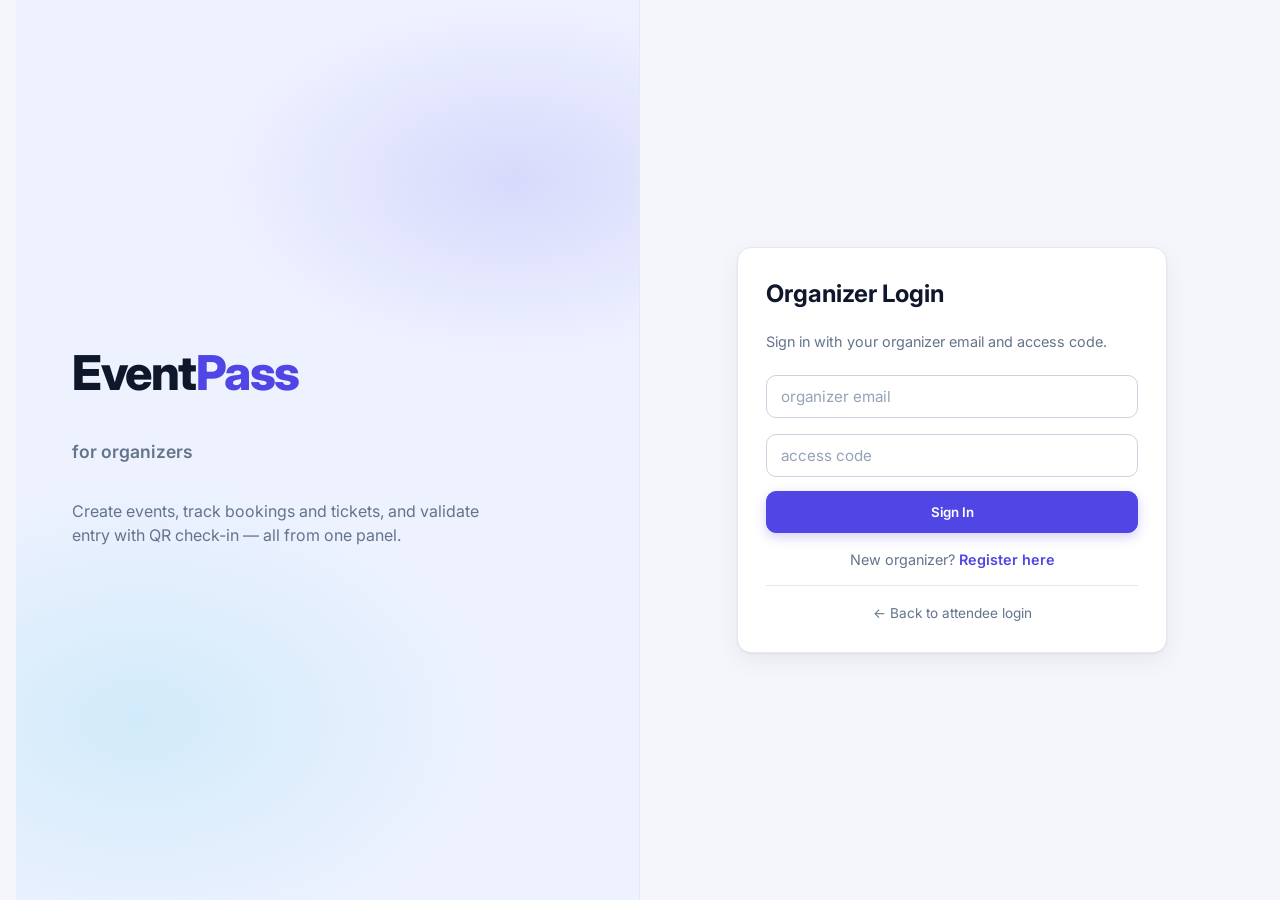
<file: rapidrail/src/main/resources/static/admin.html>
<!DOCTYPE html>
<html lang="en">
<head>
    <meta charset="UTF-8">
    <meta http-equiv="refresh" content="0; url=organizer.html">
    <title>EventPass - Organizer Panel</title>
</head>
<body>
    <p>Redirecting to the <a href="organizer.html">organizer panel</a>...</p>
    <script>window.location.href = "organizer.html";</script>
</body>
</html>
</file>
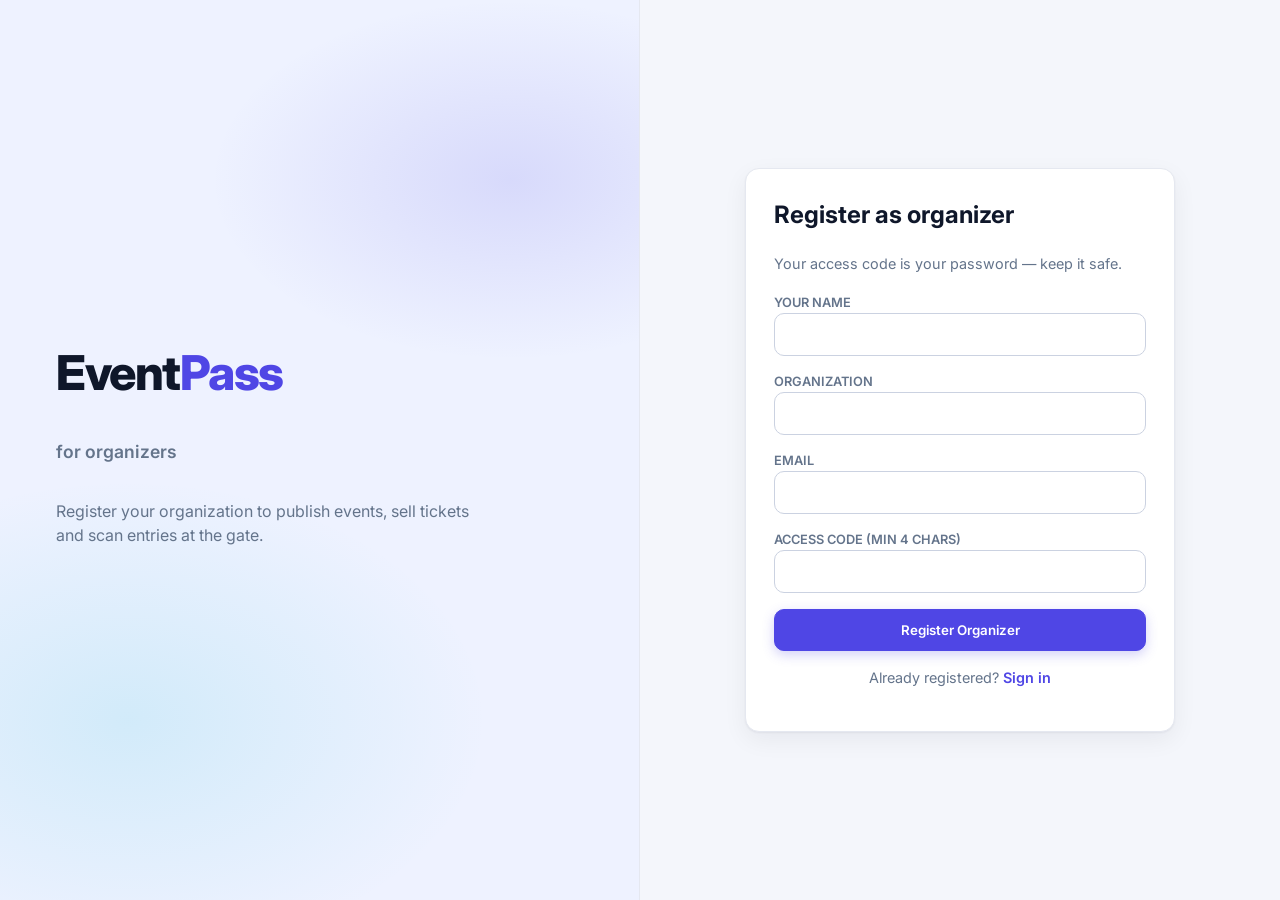
<file: rapidrail/src/main/resources/static/organizer-register.html>
<!DOCTYPE html>
<html lang="en">
<head>
    <meta charset="UTF-8">
    <meta name="viewport" content="width=device-width, initial-scale=1.0">
    <title>EventPass - Organizer Registration</title>
    <link href="https://fonts.googleapis.com/css2?family=Inter:wght@400;500;600;700;800&family=Playfair+Display:ital,wght@0,700;1,700&display=swap" rel="stylesheet">
    <link rel="stylesheet" href="css/style.css">
</head>
<body>
    <div class="auth-wrap">
        <div class="auth-hero">
            <h1>Event<em>Pass</em></h1>
            <p style="font-size:1.1rem;font-weight:600;">for organizers</p>
            <p>Register your organization to publish events, sell tickets and scan entries at the gate.</p>
        </div>
        <div class="auth-form">
            <div class="card">
                <h2 style="margin-top:0;">Register as organizer</h2>
                <p class="text-muted" style="font-size:0.9rem;">Your access code is your password — keep it safe.</p>
                <form id="orgRegisterForm">
                    <div style="margin-bottom:12px;">
                        <label class="text-muted" style="font-size:0.8rem;font-weight:600;">YOUR NAME</label>
                        <input id="newName" class="form-control" required autocomplete="name">
                    </div>
                    <div style="margin-bottom:12px;">
                        <label class="text-muted" style="font-size:0.8rem;font-weight:600;">ORGANIZATION</label>
                        <input id="newOrg" class="form-control" required autocomplete="organization">
                    </div>
                    <div style="margin-bottom:12px;">
                        <label class="text-muted" style="font-size:0.8rem;font-weight:600;">EMAIL</label>
                        <input id="newEmail" type="email" class="form-control" required autocomplete="email">
                    </div>
                    <div style="margin-bottom:16px;">
                        <label class="text-muted" style="font-size:0.8rem;font-weight:600;">ACCESS CODE (MIN 4 CHARS)</label>
                        <input id="newCode" type="password" class="form-control" required minlength="4" autocomplete="new-password">
                    </div>
                    <button type="submit" class="btn-primary-custom" style="width:100%;">Register Organizer</button>
                </form>
                <p id="regError" style="color:var(--danger);display:none;margin-top:10px;"></p>
                <p style="text-align:center;margin-top:16px;color:var(--muted);font-size:0.9rem;">
                    Already registered? <a href="organizer.html" style="color:var(--accent);font-weight:600;text-decoration:none;">Sign in</a>
                </p>
            </div>
        </div>
    </div>

    <script src="js/common.js"></script>
    <script>
        if (localStorage.getItem("organizerId") && localStorage.getItem("organizerCode")) {
            window.location.href = "organizer.html";
        }
        document.getElementById("orgRegisterForm").addEventListener("submit", async (e) => {
            e.preventDefault();
            const err = document.getElementById("regError");
            err.style.display = "none";
            const body = {
                name: document.getElementById("newName").value.trim(),
                organizationName: document.getElementById("newOrg").value.trim(),
                email: document.getElementById("newEmail").value.trim(),
                accessCode: document.getElementById("newCode").value
            };
            try {
                const res = await fetch(`${API}/organizers`, {
                    method: "POST",
                    headers: { "Content-Type": "application/json" },
                    body: JSON.stringify(body)
                });
                const data = await res.json();
                if (!res.ok) {
                    err.innerText = data.error || "Registration failed";
                    err.style.display = "block";
                    return;
                }
                localStorage.setItem("organizerId", data.id);
                localStorage.setItem("organizerName", data.organizationName);
                localStorage.setItem("organizerCode", body.accessCode);
                localStorage.setItem("isAdmin", "");
                window.location.href = "organizer.html";
            } catch (ex) {
                err.innerText = "Server not reachable.";
                err.style.display = "block";
            }
        });
    </script>
</body>
</html>
</file>
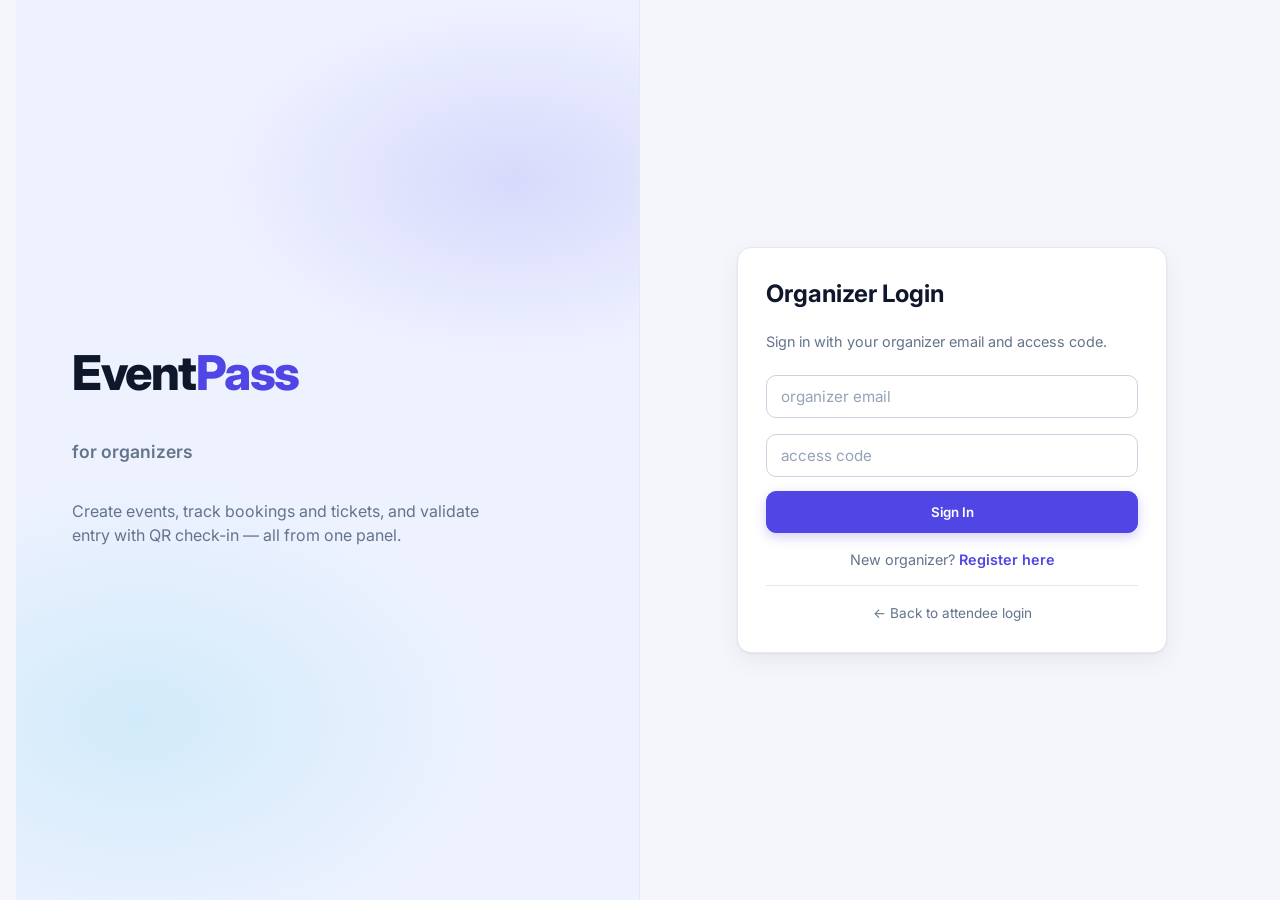
<file: rapidrail/src/main/resources/static/organizer.html>
<!DOCTYPE html>
<html lang="en">
<head>
    <meta charset="UTF-8">
    <title>EventPass - Organizer Panel</title>
    <link href="https://fonts.googleapis.com/css2?family=Inter:wght@400;500;600;700;800&family=Playfair+Display:ital,wght@0,700;1,700&display=swap" rel="stylesheet">
    <link rel="stylesheet" href="css/style.css">
    <style>
        .pin-overlay {
            position: fixed; inset: 0;
            background: rgba(15, 23, 42, 0.98);
            z-index: 100;
            display: flex; align-items: center; justify-content: center;
        }
    </style>
</head>
<body>
    <!-- ORGANIZER LOGIN (verified server-side) -->
    <div id="loginOverlay" class="pin-overlay" style="background:var(--bg);">
        <div class="auth-wrap" style="width:100%;">
            <div class="auth-hero">
                <h1>Event<em>Pass</em></h1>
                <p style="font-size:1.1rem;font-weight:600;">for organizers</p>
                <p>Create events, track bookings and tickets, and validate entry with QR check-in — all from one panel.</p>
            </div>
            <div class="auth-form">
                <div class="card">
                    <h2 style="margin-top:0;">Organizer Login</h2>
                    <p class="text-muted" style="font-size:0.9rem;">Sign in with your organizer email and access code.</p>
                    <input id="orgEmail" type="email" class="form-control" placeholder="organizer email" autocomplete="username" style="margin:8px 0;">
                    <input id="orgCode" type="password" class="form-control" placeholder="access code" autocomplete="current-password" style="margin:8px 0 14px 0;" onkeydown="if(event.key==='Enter')organizerLogin()">
                    <button class="btn-primary-custom" style="width:100%;" onclick="organizerLogin()">Sign In</button>
                    <p id="loginError" style="color:var(--danger);display:none;margin-top:10px;">Invalid credentials</p>
                    <p style="text-align:center;margin-top:16px;color:var(--muted);font-size:0.9rem;">
                        New organizer? <a href="organizer-register.html" style="color:var(--accent);font-weight:600;text-decoration:none;">Register here</a>
                    </p>
                    <div style="text-align:center;margin-top:14px;padding-top:14px;border-top:1px solid var(--border);">
                        <a href="index.html" style="color:var(--muted);font-size:0.85rem;text-decoration:none;">← Back to attendee login</a>
                    </div>
                </div>
            </div>
        </div>
    </div>

    <div id="organizerPanel" style="display:none;max-width:1200px;margin:24px auto;padding:0 20px;">
        <div style="display:flex;justify-content:space-between;align-items:center;margin-bottom:18px;flex-wrap:wrap;gap:10px;">
            <h2 style="margin:0;font-family:var(--font-display);font-style:italic;">EventPass Organizer</h2>
            <div style="display:flex;align-items:center;gap:10px;">
                <span id="orgBadge" class="text-muted" style="font-size:0.9rem;"></span>
                <a href="dashboard.html" style="color:var(--muted);text-decoration:none;">Attendee view</a>
                <button class="btn-danger-custom" onclick="organizerLogout()">Logout</button>
            </div>
        </div>

        <div class="tab-bar">
            <button class="active" data-tab="events" onclick="switchTab('events')"><svg viewBox="0 0 24 24" fill="none" stroke="currentColor" stroke-width="2" stroke-linecap="round"><rect x="3" y="4" width="18" height="18" rx="2"/><path d="M16 2v4M8 2v4M3 10h18"/></svg>Events</button>
            <button data-tab="checkin" onclick="switchTab('checkin')"><svg viewBox="0 0 24 24" fill="none" stroke="currentColor" stroke-width="2.5" stroke-linecap="round" stroke-linejoin="round"><path d="M20 6 9 17l-5-5"/></svg>Check-In Scan</button>
            <button data-tab="bookings" onclick="switchTab('bookings')"><svg viewBox="0 0 24 24" fill="none" stroke="currentColor" stroke-width="2" stroke-linecap="round" stroke-linejoin="round"><path d="M3 9V7a2 2 0 0 1 2-2h14a2 2 0 0 1 2 2v2a2.5 2.5 0 0 0 0 5v2a2 2 0 0 1-2 2H5a2 2 0 0 1-2-2v-2a2.5 2.5 0 0 0 0-5z"/><path d="M13 5v2m0 4v2m0 4v2"/></svg>Bookings</button>
            <button data-tab="tickets" onclick="switchTab('tickets')">Tickets</button>
            <button data-tab="history" onclick="switchTab('history')"><svg viewBox="0 0 24 24" fill="none" stroke="currentColor" stroke-width="2" stroke-linecap="round"><circle cx="12" cy="12" r="9"/><path d="M12 7v5l3 2"/></svg>History</button>
            <button data-tab="organizers" onclick="switchTab('organizers')">Organizers</button>
        </div>

        <!-- EVENTS -->
        <div id="eventsTab" class="card">
            <h3 id="eventsHeading" style="margin-top:0;">My Events</h3>
            <form id="eventForm" style="display:grid;grid-template-columns:repeat(auto-fit,minmax(180px,1fr));gap:12px;margin-bottom:18px;">
                <input class="form-control" id="eTitle" placeholder="Title" required>
                <select class="form-select" id="eCategory" required>
                    <option value="">Category...</option>
                    <option>Concert</option><option>Workshop</option><option>Seminar</option><option>Other</option>
                </select>
                <input class="form-control" id="eVenue" placeholder="Venue" required>
                <input class="form-control" id="eTime" type="datetime-local" required>
                <input class="form-control" id="ePrice" type="number" min="0" step="0.01" placeholder="Ticket Price (₹)" required>
                <input class="form-control" id="eCapacity" type="number" min="1" placeholder="Total Capacity" required>
                <textarea class="form-control" id="eDesc" placeholder="Description" style="grid-column:1/-1;"></textarea>
                <input class="form-control" id="eImage" placeholder="Poster image URL (optional)" style="grid-column:1/-1;">
                <button type="submit" class="btn-primary-custom">+ Add Event</button>
            </form>
            <div class="table-wrap"><table>
                <thead><tr><th>ID</th><th>Title</th><th>Category</th><th>Venue</th><th>Date/Time</th><th>Price</th><th>Seats</th><th></th></tr></thead>
                <tbody id="eventRows"></tbody>
            </table></div>
        </div>

        <!-- CHECK-IN -->
        <div id="checkinTab" class="card" style="display:none;">
            <h3 style="margin-top:0;">Check-In Scan Simulation</h3>
            <p class="text-muted">Select your event, paste a ticket QR token, then Check In (consumes the ticket) or Preview (read-only).</p>
            <div style="display:grid;grid-template-columns:repeat(auto-fit,minmax(200px,1fr));gap:10px;margin-bottom:14px;">
                <select class="form-select" id="checkinEvent"></select>
                <input id="checkinInput" class="form-control" placeholder="Paste QR token here..." style="grid-column:span 2;">
            </div>
            <div style="display:flex;gap:10px;margin-bottom:14px;">
                <button class="btn-primary-custom" onclick="doCheckIn()">Check In (consume)</button>
                <button class="btn-secondary-custom" onclick="previewToken()">Preview (read-only)</button>
            </div>
            <div id="checkinResult"></div>
        </div>

        <!-- BOOKINGS -->
        <div id="bookingsTab" class="card" style="display:none;">
            <h3 style="margin-top:0;">Bookings</h3>
            <div style="display:flex;gap:10px;margin-bottom:14px;">
                <select class="form-select" id="bookingEvent" onchange="loadEventBookings()" style="max-width:320px;"></select>
                <button class="btn-secondary-custom" onclick="loadEventBookings()">Refresh</button>
            </div>
            <div id="eventBookings"></div>
        </div>

        <!-- TICKETS -->
        <div id="ticketsTab" class="card" style="display:none;">
            <h3 style="margin-top:0;">Issued Tickets</h3>
            <div style="display:flex;gap:10px;margin-bottom:14px;">
                <select class="form-select" id="ticketEvent" onchange="loadEventTickets()" style="max-width:320px;"></select>
                <button class="btn-secondary-custom" onclick="loadEventTickets()">Refresh</button>
            </div>
            <div id="eventTickets"></div>
        </div>

        <!-- HISTORY -->
        <div id="historyTab" class="card" style="display:none;">
            <h3 style="margin-top:0;">Check-In History</h3>
            <div style="display:flex;gap:10px;margin-bottom:14px;">
                <select class="form-select" id="historyEvent" onchange="loadHistory()" style="max-width:320px;"></select>
                <button class="btn-secondary-custom" onclick="loadHistory()">Refresh</button>
            </div>
            <div id="checkinHistory"></div>
        </div>

        <!-- ORGANIZERS -->
        <div id="organizersTab" class="card" style="display:none;">
            <h3 style="margin-top:0;">Organizers</h3>
            <p class="text-muted">Update/delete requires your own access code. You can only modify your own profile.</p>
            <div class="table-wrap"><table>
                <thead><tr><th>ID</th><th>Name</th><th>Email</th><th>Organization</th><th></th></tr></thead>
                <tbody id="organizerRows"></tbody>
            </table></div>
        </div>
    </div>

    <script src="js/common.js"></script>
    <script src="js/organizer.js"></script>
</body>
</html>
</file>
<file: rapidrail/src/main/resources/static/css/style.css>
/* ----------------------------------------------
   EventPass — Light, sleek, modern theme
   White surfaces, slate text, indigo accent.
   8px rhythm, 200ms transitions, focus-visible rings.
---------------------------------------------- */
:root {
    --bg: #f4f6fb;
    --bg-soft: #ffffff;
    --card: #ffffff;
    --card-hover: #ffffff;
    --border: #e5e8f0;
    --border-strong: #cbd2e1;
    --text: #0f172a;
    --muted: #64748b;
    --accent: #4f46e5;
    --accent-hover: #4338ca;
    --on-accent: #ffffff;
    --danger: #dc2626;
    --danger-bg: #fef2f2;
    --warn: #b45309;
    --warn-bg: #fffbeb;
    --ok-bg: #f0fdf4;
    --violet: #6d28d9;
    --amber: #b45309;
    --sky: #0369a1;
    --teal: #0f766e;
    --shadow: 0 1px 2px rgba(15, 23, 42, 0.05), 0 8px 24px rgba(15, 23, 42, 0.06);
    --radius: 14px;
    --font-ui: 'Inter', -apple-system, 'Segoe UI', Roboto, sans-serif;
    --font-display: 'Playfair Display', Georgia, serif;
    /* legacy aliases (old markup) */
    --primary: var(--accent);
    --primary-hover: var(--accent-hover);
    --card-bg: var(--card);
    --text-dark: var(--text);
    --text-muted: var(--muted);
    --border-color: var(--border);
}

* { box-sizing: border-box; }

body {
    font-family: var(--font-ui);
    background: var(--bg);
    color: var(--text);
    min-height: 100vh;
    margin: 0;
    padding: 0;
    line-height: 1.5;
    -webkit-font-smoothing: antialiased;
}

::selection { background: rgba(79, 70, 229, 0.18); }

/* ---------- Focus visibility (keyboard) ---------- */
a:focus-visible, button:focus-visible, input:focus-visible,
select:focus-visible, textarea:focus-visible {
    outline: 2px solid var(--accent);
    outline-offset: 2px;
}

/* ---------- Navbar ---------- */
.navbar-custom {
    position: sticky;
    top: 0;
    z-index: 50;
    background: rgba(255, 255, 255, 0.9);
    backdrop-filter: blur(10px);
    border-bottom: 1px solid var(--border);
    padding: 0.7rem 1.5rem;
}

.navbar-brand {
    font-weight: 800;
    font-size: 1.35rem;
    letter-spacing: -0.3px;
    color: var(--text);
    text-decoration: none;
    display: inline-flex;
    align-items: center;
    gap: 8px;
}

.navbar-brand svg { width: 24px; height: 24px; stroke: var(--accent); }

.nav-actions { display: flex; align-items: center; gap: 10px; flex-wrap: wrap; }

/* ---------- Hero ---------- */
.hero {
    position: relative;
    overflow: hidden;
    border: 1px solid var(--border);
    border-radius: 20px;
    padding: 52px 36px;
    margin-bottom: 32px;
    background:
        radial-gradient(560px 260px at 88% 0%, rgba(79, 70, 229, 0.12), transparent 60%),
        radial-gradient(480px 240px at 8% 100%, rgba(6, 182, 212, 0.1), transparent 60%),
        #ffffff;
}

.hero h1 {
    font-size: 2.5rem;
    line-height: 1.12;
    letter-spacing: -1px;
    margin: 0 0 10px 0;
    font-weight: 800;
}

.hero h1 em { color: var(--accent); font-style: normal; }

.hero p { color: var(--muted); margin: 0 0 22px 0; max-width: 560px; font-size: 1.02rem; }

.hero-search { display: flex; gap: 10px; max-width: 520px; }

.hero-search input { flex: 1; }

/* ---------- Cards ---------- */
.card {
    background: var(--card);
    border-radius: var(--radius);
    box-shadow: var(--shadow);
    padding: 28px;
    margin-bottom: 20px;
    border: 1px solid var(--border);
}

/* ---------- Buttons ---------- */
.btn-primary-custom, .btn-secondary-custom, .btn-danger-custom {
    display: inline-flex;
    align-items: center;
    gap: 8px;
    justify-content: center;
    font-family: inherit;
    font-weight: 600;
    border-radius: 10px;
    cursor: pointer;
    transition: background 0.2s ease, color 0.2s ease, transform 0.2s ease, border-color 0.2s ease, box-shadow 0.2s ease;
}

.btn-primary-custom svg, .btn-secondary-custom svg, .btn-danger-custom svg {
    width: 16px; height: 16px;
}

.btn-primary-custom {
    background: var(--accent);
    border: 1px solid var(--accent);
    color: #fff;
    padding: 12px 24px;
    box-shadow: 0 4px 12px rgba(79, 70, 229, 0.25);
}

.btn-primary-custom:hover { background: var(--accent-hover); border-color: var(--accent-hover); transform: translateY(-1px); }
.btn-primary-custom:active { transform: translateY(0); }
.btn-primary-custom:disabled { opacity: 0.5; cursor: not-allowed; transform: none; box-shadow: none; }

.btn-secondary-custom {
    background: #fff;
    border: 1px solid var(--border-strong);
    color: var(--text);
    padding: 10px 18px;
}

.btn-secondary-custom:hover { border-color: var(--accent); color: var(--accent); }

.btn-danger-custom {
    background: #fff;
    border: 1px solid #f3b4b4;
    color: var(--danger);
    padding: 8px 14px;
}

.btn-danger-custom:hover { background: var(--danger); border-color: var(--danger); color: #fff; }

/* Pills (category filters) */
.pill {
    border: 1px solid var(--border);
    background: #fff;
    color: var(--muted);
    border-radius: 999px;
    padding: 7px 16px;
    font-size: 0.85rem;
    font-weight: 600;
    cursor: pointer;
    transition: all 0.2s ease;
    font-family: inherit;
}

.pill:hover { color: var(--accent); border-color: var(--accent); }
.pill.active { background: var(--accent); border-color: var(--accent); color: #fff; box-shadow: 0 4px 12px rgba(79, 70, 229, 0.25); }

/* ---------- Form elements ---------- */
.form-control, .form-select {
    padding: 11px 14px;
    border-radius: 10px;
    border: 1px solid var(--border-strong);
    font-size: 0.95rem;
    width: 100%;
    background: #fff;
    color: var(--text);
    font-family: inherit;
    transition: border-color 0.2s ease, box-shadow 0.2s ease;
}

.form-control::placeholder { color: #94a3b8; }

.form-control:focus, .form-select:focus {
    outline: none;
    border-color: var(--accent);
    box-shadow: 0 0 0 3px rgba(79, 70, 229, 0.14);
}

textarea.form-control { resize: vertical; min-height: 70px; }

/* ---------- Event cards ---------- */
.event-grid { display: grid; grid-template-columns: repeat(auto-fill, minmax(260px, 1fr)); gap: 20px; }

.event-card {
    background: var(--card);
    border-radius: var(--radius);
    border: 1px solid var(--border);
    overflow: hidden;
    transition: transform 0.2s ease, border-color 0.2s ease, box-shadow 0.2s ease;
    cursor: pointer;
    height: 100%;
    display: flex;
    flex-direction: column;
}

.event-card:hover {
    transform: translateY(-4px);
    border-color: #c7cdfb;
    box-shadow: 0 16px 36px rgba(15, 23, 42, 0.12);
}

.event-card .poster {
    position: relative;
    width: 100%;
    aspect-ratio: 16 / 9;
    background: linear-gradient(135deg, #e0e7ff, #f5f3ff 55%, #ecfeff);
    display: flex;
    align-items: center;
    justify-content: center;
    overflow: hidden;
}

.event-card .poster-letter {
    font-weight: 800;
    font-size: 2.6rem;
    color: #a5b4fc;
}

.event-card .poster img {
    position: absolute;
    inset: 0;
    width: 100%;
    height: 100%;
    object-fit: cover;
}

.event-card .body { padding: 18px; flex: 1; display: flex; flex-direction: column; gap: 6px; }

.event-card h5 { margin: 0; font-size: 1.05rem; font-weight: 700; letter-spacing: -0.2px; }

.event-card .meta { color: var(--muted); font-size: 0.85rem; display: flex; align-items: center; gap: 6px; flex-wrap: wrap; }
.event-card .meta svg { width: 14px; height: 14px; stroke: var(--muted); flex-shrink: 0; }

.event-card .price { font-weight: 800; font-size: 1.05rem; color: var(--text); margin-top: auto; padding-top: 6px; }
.event-card .price span { color: var(--accent); }

.seat-note { font-size: 0.85rem; font-weight: 600; }
.seat-note.ok { color: #15803d; }
.seat-note.low { color: var(--warn); }
.seat-note.out { color: var(--danger); }

/* ---------- Badges ---------- */
.badge-genre {
    display: inline-flex;
    align-items: center;
    padding: 3px 12px;
    border-radius: 999px;
    font-size: 0.72rem;
    font-weight: 700;
    letter-spacing: 0.4px;
    text-transform: uppercase;
}

.badge-Concert { background: #ede9fe; color: var(--violet); }
.badge-Workshop { background: #fef3c7; color: var(--amber); }
.badge-Seminar { background: #e0f2fe; color: var(--sky); }
.badge-Other { background: #ccfbf1; color: var(--teal); }

.badge-status { display: inline-block; padding: 3px 12px; border-radius: 999px; font-size: 0.75rem; font-weight: 700; }
.badge-status.ok { background: var(--ok-bg); color: #15803d; }
.badge-status.bad { background: var(--danger-bg); color: var(--danger); }

/* ---------- Tables ---------- */
table { width: 100%; border-collapse: collapse; }

table th, table td { text-align: left; padding: 11px 12px; border-bottom: 1px solid var(--border); }

table th {
    font-weight: 700;
    color: var(--muted);
    font-size: 0.75rem;
    text-transform: uppercase;
    letter-spacing: 0.6px;
}

table tbody tr { transition: background 0.15s ease; }
table tbody tr:hover { background: #f8fafc; }
table td code { color: var(--accent); font-size: 0.85em; }

.table-wrap { overflow-x: auto; }

/* ---------- Alerts / results ---------- */
.alert { padding: 13px 18px; border-radius: 10px; margin-bottom: 16px; border: 1px solid transparent; }

.alert-success { background: var(--ok-bg); color: #15803d; border-color: #bbf7d0; }
.alert-danger { background: var(--danger-bg); color: var(--danger); border-color: #fecaca; }
.alert-info { background: #eff6ff; color: #1d4ed8; border-color: #bfdbfe; }

.result-valid { background: var(--ok-bg); color: #15803d; border-left: 4px solid #22c55e; }
.result-used { background: var(--warn-bg); color: var(--warn); border-left: 4px solid #f59e0b; }
.result-denied { background: var(--danger-bg); color: var(--danger); border-left: 4px solid var(--danger); }

/* ---------- QR image ---------- */
.qr-image {
    width: 180px;
    height: 180px;
    border: 1px solid var(--border);
    border-radius: 10px;
    background: #fff;
    padding: 6px;
}

/* ---------- Utilities ---------- */
.text-muted { color: var(--muted); }
.text-white { color: var(--text); }

/* ---------- Wallet pill (navbar) ---------- */
.wallet-pill {
    background: #eef2ff;
    color: var(--accent);
    border: 1px solid #c7cdfb;
    padding: 8px 16px;
    border-radius: 999px;
    font-weight: 700;
    display: inline-flex;
    align-items: center;
    gap: 6px;
}

.wallet-pill svg { width: 15px; height: 15px; stroke: var(--accent); }

/* ---------- Modal ---------- */
.modal-overlay {
    display: none;
    position: fixed;
    inset: 0;
    background: rgba(15, 23, 42, 0.45);
    z-index: 1000;
    align-items: center;
    justify-content: center;
    padding: 16px;
}

.modal-overlay.show { display: flex; }

.modal-content {
    background: #fff;
    border-radius: 18px;
    padding: 30px;
    max-width: 520px;
    width: 100%;
    max-height: 90vh;
    overflow-y: auto;
    border: 1px solid var(--border);
    box-shadow: 0 24px 60px rgba(15, 23, 42, 0.2);
}

/* ---------- Tab bar ---------- */
.tab-bar {
    display: flex;
    gap: 4px;
    border-bottom: 1px solid var(--border);
    margin-bottom: 24px;
    overflow-x: auto;
    background: transparent;
    padding: 0 2px;
}

.tab-bar button {
    background: transparent;
    border: none;
    padding: 12px 18px;
    font-weight: 600;
    font-size: 0.92rem;
    color: var(--muted);
    cursor: pointer;
    border-bottom: 3px solid transparent;
    margin-bottom: -1px;
    transition: color 0.2s ease, border-color 0.2s ease;
    font-family: inherit;
    display: inline-flex;
    align-items: center;
    gap: 8px;
    white-space: nowrap;
}

.tab-bar button svg { width: 16px; height: 16px; }
.tab-bar button:hover { color: var(--text); }
.tab-bar button.active { color: var(--accent); border-bottom-color: var(--accent); }

/* ---------- Recommended strip ---------- */
.reco-strip { display: flex; gap: 16px; overflow-x: auto; padding-bottom: 10px; scroll-snap-type: x mandatory; }
.reco-strip .event-card { min-width: 240px; max-width: 240px; scroll-snap-align: start; }

/* ---------- Auth layout ---------- */
.auth-wrap { display: grid; grid-template-columns: 1fr 1fr; min-height: 100vh; }
.auth-hero {
    display: flex;
    flex-direction: column;
    justify-content: center;
    padding: 56px;
    background:
        radial-gradient(500px 300px at 80% 20%, rgba(79, 70, 229, 0.14), transparent 60%),
        radial-gradient(600px 400px at 20% 80%, rgba(6, 182, 212, 0.12), transparent 60%),
        #eef2ff;
    border-right: 1px solid var(--border);
}
.auth-hero h1 { font-size: 3rem; letter-spacing: -1.5px; margin: 0 0 12px 0; font-weight: 800; }
.auth-hero h1 em { color: var(--accent); font-style: normal; }
.auth-hero p { color: var(--muted); max-width: 420px; }
.auth-hero .poster-row { display: flex; gap: 10px; margin-top: 28px; }
.auth-hero .poster-row img { width: 120px; height: 80px; object-fit: cover; border-radius: 10px; border: 1px solid var(--border); box-shadow: var(--shadow); }
.auth-form { display: flex; align-items: center; justify-content: center; padding: 32px; background: var(--bg); }
.auth-form .card { width: 100%; max-width: 430px; margin: 0; }

/* ---------- Organizer login overlay ---------- */
.pin-overlay {
    position: fixed; inset: 0;
    background: rgba(244, 246, 251, 0.98);
    z-index: 100;
    display: flex; align-items: center; justify-content: center;
    padding: 16px;
}

.pin-card {
    background: #fff;
    padding: 36px;
    border-radius: 18px;
    max-width: 430px;
    width: 100%;
    max-height: 92vh;
    overflow-y: auto;
    text-align: center;
    border: 1px solid var(--border);
    box-shadow: var(--shadow);
}

/* ---------- Section titles ---------- */
.section-title { margin: 0 0 12px 0; font-size: 1.25rem; font-weight: 800; letter-spacing: -0.3px; display: flex; align-items: center; gap: 8px; }
.section-title svg { width: 20px; height: 20px; stroke: var(--accent); }

/* ---------- Responsive ---------- */
@media (max-width: 900px) {
    .auth-wrap { grid-template-columns: 1fr; }
    .auth-hero { display: none; }
    .hero { padding: 32px 20px; }
    .hero h1 { font-size: 1.9rem; }
}

@media (max-width: 480px) {
    .card { padding: 20px; }
    .event-grid { grid-template-columns: 1fr; }
    .hero-search { flex-direction: column; }
    .nav-actions { gap: 8px; }
}

/* ---------- Reduced motion ---------- */
@media (prefers-reduced-motion: reduce) {
    *, *::before, *::after { transition: none !important; animation: none !important; }
    .event-card:hover, .btn-primary-custom:hover { transform: none; }
}
</file>
